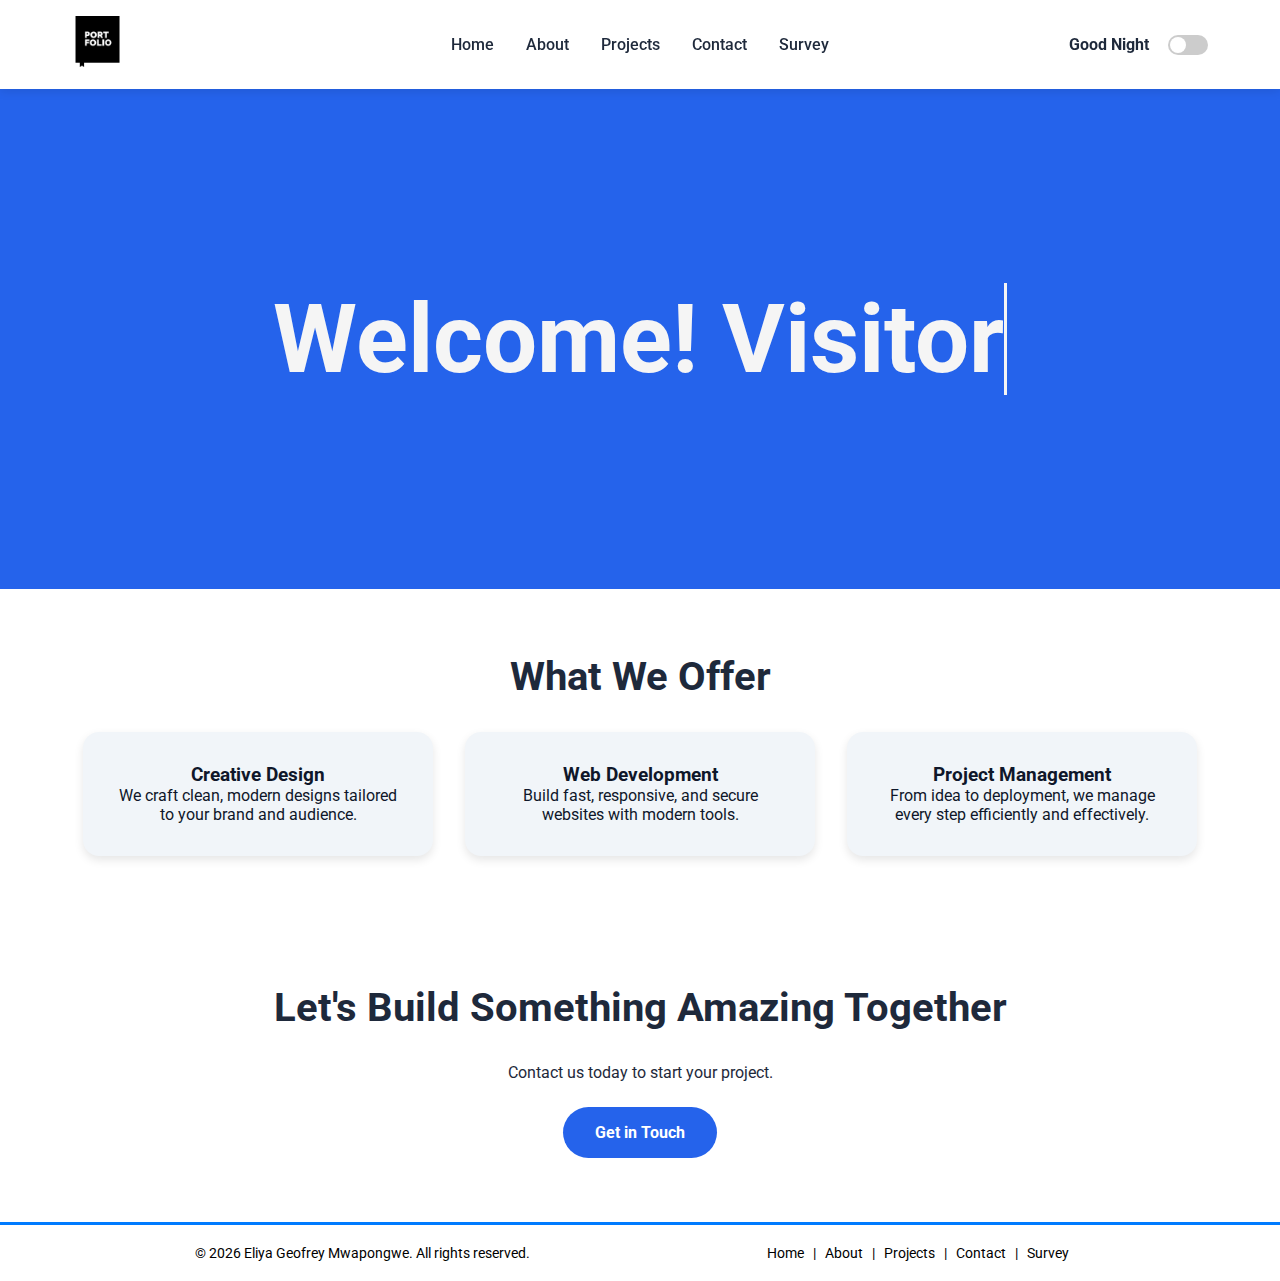
<file: index.html>
<!DOCTYPE html>
<html lang="en">
<head>
    <meta charset="UTF-8">
    <meta name="viewport" content="width=device-width, initial-scale=1.0">
    <title>Welcome</title>
    <link rel="stylesheet" href="css/main.css">
    <link rel="stylesheet" href="css/index.css">
    <link rel="icon" href="images/portfolio.png" type="image/png">
    
    
</head>

<body>
    
    <nav class="navbar">
      <div class="navbar-container">
         
          <a href="#" class="navbar-brand">
              <img src="images/portfolio.png" width="10%">
          </a>
      
          
         
          <ul class="navbar-nav">
              <li><a href="index.html" class="nav-link">Home</a></li>
              <li><a href="about.html" class="nav-link">About</a></li>
              <li><a href="projects.html" class="nav-link">Projects</a></li>
              <li><a href="contact.html" class="nav-link">Contact</a></li>
              <li><a href="survey.html" class="nav-link">Survey</a></li>
          </ul>
          
          
          <div class="navbar-extra">
              <span id="greeting" style="margin-right: 15px; font-weight: bold;"></span>
              <label class="switch">
                  <input type="checkbox" id="toggle-theme">
                  <span class="slider round"></span>
                </label>
                
          </div>
      </div>
    </nav>





    <div class="welcome-container">
        <div class="welcome">
            <h1>Welcome! <span class="typing">Visitor</span></h1>
        </div>
    </div>


    <section class="features-section">

        <div class="features-container">
            <h2>What We Offer</h2>
            <div class="features">
                <div class="feature-card">
                    
                    <h3>Creative Design</h3>
                    <p>We craft clean, modern designs tailored to your brand and audience.</p>
                </div>
                <div class="feature-card">
                    <h3>Web Development</h3>
                    <p>Build fast, responsive, and secure websites with modern tools.</p>
                </div>
                <div class="feature-card">
                    <h3>Project Management</h3>
                    <p>From idea to deployment, we manage every step efficiently and effectively.</p>
                </div>
            </div>
        </div>

    </section>
    
 
    <section class="cta-section">
        <div class="container">
            <h2>Let's Build Something Amazing Together</h2>
            <p>Contact us today to start your project.</p>
            <a href="contact.html" class="btn-primary" style="margin-top: 25px;">Get in Touch</a>
        </div>
    </section>

    <footer class="site-footer">
        <div class="footer-container">
          <div class="footer-left">
            <p>&copy; <span id="year"></span> Eliya Geofrey Mwapongwe. All rights reserved.</p>
          </div>
          <div class="footer-center">
            <nav class="footer-nav">
              <a href="index.html">Home</a> |
              <a href="about.html">About</a> |
              <a href="projects.html">Projects</a> |
              <a href="contact.html">Contact</a> |
              <a href="survey.html">Survey</a>
            </nav>
          </div>
        </div>
      </footer>


   


    <script src="js/main.js"></script>
    

      
</body>

</html>
</file>
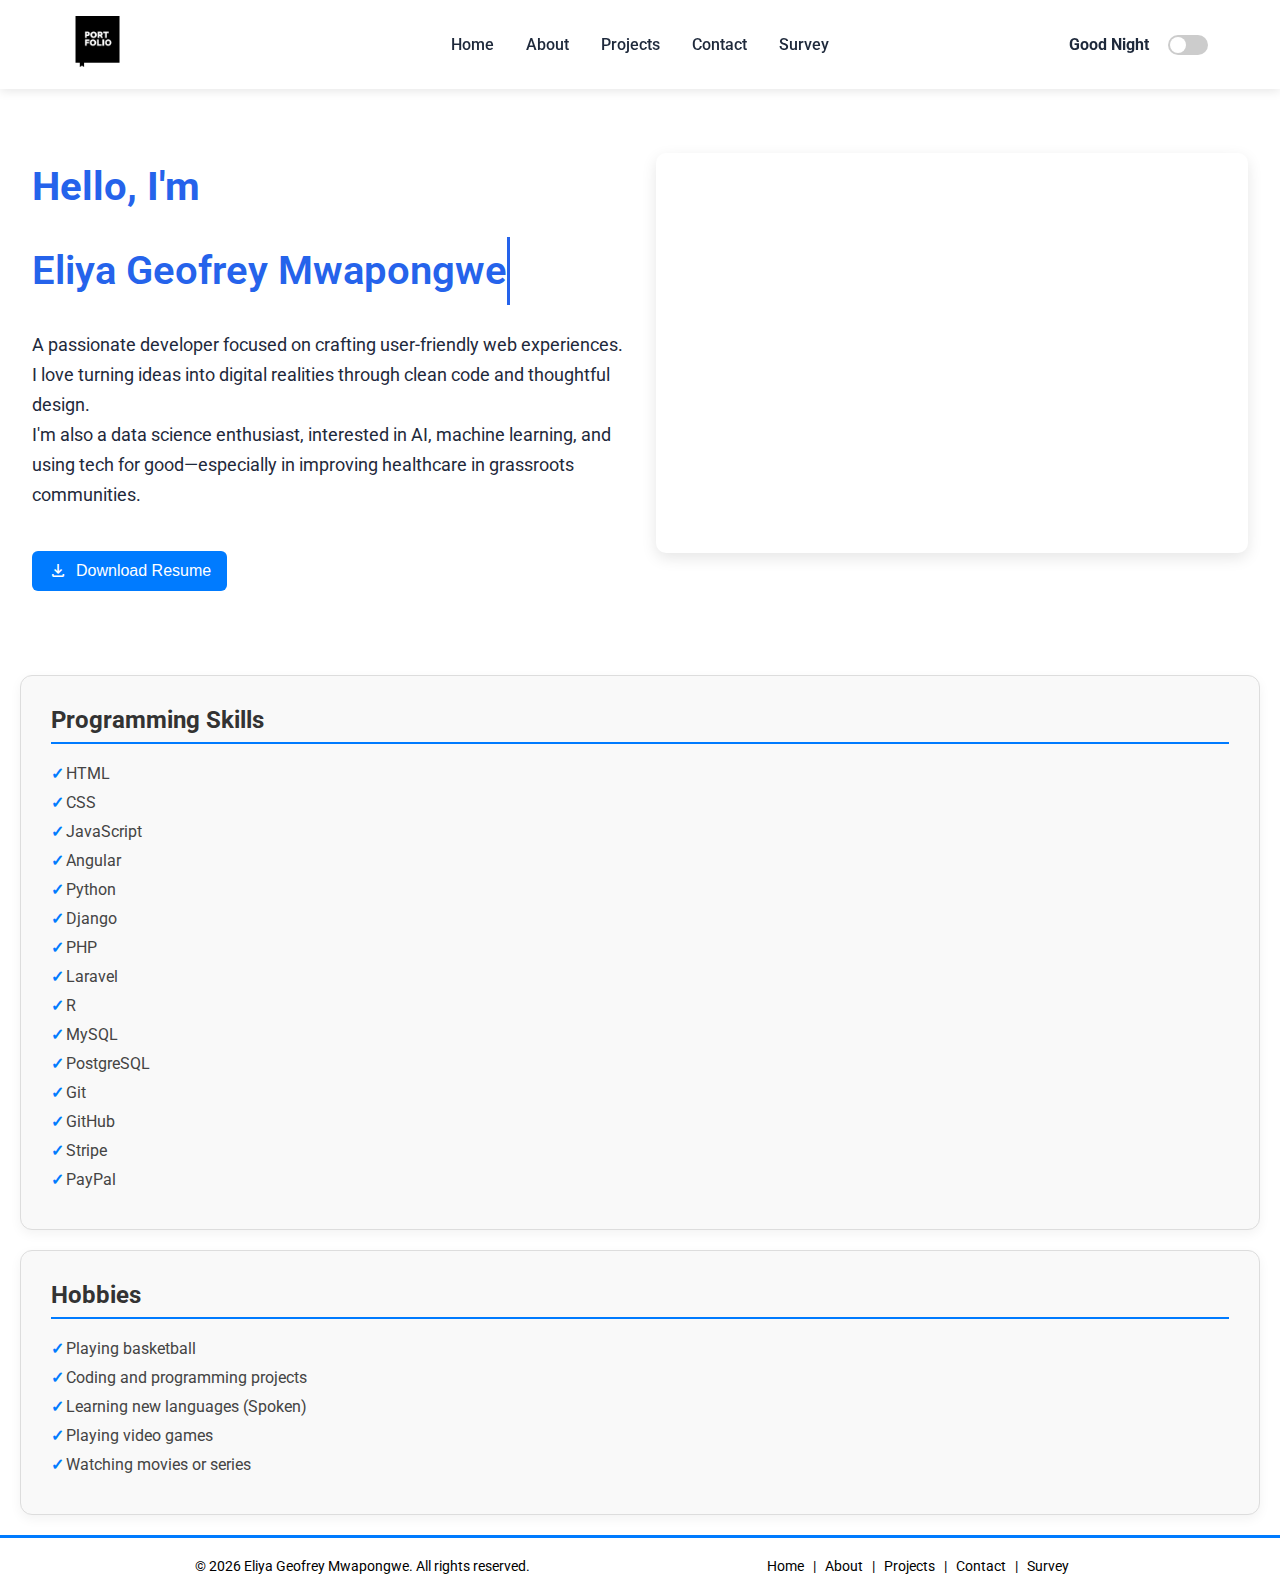
<file: about.html>
<!DOCTYPE html>
<html lang="en">
<head>
    <meta charset="UTF-8">
    <meta name="viewport" content="width=device-width, initial-scale=1.0">
    <title>Welcome</title>
    <link rel="stylesheet" href="css/main.css">
    <link rel="stylesheet" href="css/about.css">
    <link rel="icon" href="images/portfolio.png" type="image/png">
    <link rel="stylesheet" href="https://fonts.googleapis.com/css2?family=Material+Symbols+Outlined:opsz,wght,FILL,GRAD@24,400,0,0&icon_names=download" />
    
    
</head>
<body>

    
  <nav class="navbar">
      <div class="navbar-container">
         
          <a href="#" class="navbar-brand">
              <img src="images/portfolio.png" width="10%">
          </a>
      
          
         
          <ul class="navbar-nav">
              <li><a href="index.html" class="nav-link">Home</a></li>
              <li><a href="about.html" class="nav-link">About</a></li>
              <li><a href="projects.html" class="nav-link">Projects</a></li>
              <li><a href="contact.html" class="nav-link">Contact</a></li>
              <li><a href="survey.html" class="nav-link">Survey</a></li>
          </ul>
          
          
          <div class="navbar-extra">
              <span id="greeting" style="margin-right: 15px; font-weight: bold;"></span>
              <label class="switch">
                  <input type="checkbox" id="toggle-theme">
                  <span class="slider round"></span>
                </label>
                
          </div>
      </div>
  </nav>




    <section class="about-section">
        <div class="about-container">
          <div class="about-text">
            <h2>Hello, I'm</h2>
            <h2 class="typing">Eliya Geofrey Mwapongwe</h2>
            <p>A passionate developer focused on crafting user-friendly web experiences. I love turning ideas into digital realities through clean code and thoughtful design.</p>
            <p>I'm also a data science enthusiast, interested in AI, machine learning, and using tech for good—especially in improving healthcare in grassroots communities.</p>

            <button class="resume-download" onclick="window.open('assets/Eliya Geofrey CV.pdf', '_blank')">
              <span class="material-symbols-outlined">download</span>
              Download Resume
            </button>

              
        </div>
      
          <div class="about-map">
            <iframe 
              src="https://www.google.com/maps/embed?pb=!1m18!1m12!1m3!1d15955.330409151248!2d39.2677908!3d-6.8151916!2m3!1f0!2f0!3f0!3m2!1i1024!2i768!4f13.1!3m3!1m2!1s0x185c4c4a0f799b2b%3A0x3c2fc8d432fbf9e7!2sDar%20es%20Salaam!5e0!3m2!1sen!2stz!4v1684425288773!5m2!1sen!2stz" 
              width="100%" 
              height="100%" 
              style="border:0;" 
              allowfullscreen="" 
              loading="lazy" 
              referrerpolicy="no-referrer-when-downgrade">
            </iframe>
          </div>
        </div>
      </section>

  
      <div class="sections-container">
        <section class="section-box">
          <h3>Programming Skills</h3>
          <ul>
            <li>HTML</li>
            <li>CSS</li>
            <li>JavaScript</li>
            <li>Angular</li>
            <li>Python</li>
            <li>Django</li>
            <li>PHP</li>
            <li>Laravel</li>
            <li>R</li>
            <li>MySQL</li>
            <li>PostgreSQL</li>
            <li>Git</li>
            <li>GitHub</li>
            <li>Stripe</li>
            <li>PayPal</li>
          </ul>
        </section>

        <section class="section-box">
          <h3>Hobbies</h3>
          <ul>
            <li>Playing basketball</li>
            <li>Coding and programming projects</li>
            <li>Learning new languages (Spoken)</li>
            <li>Playing video games</li>
            <li>Watching movies or series</li>
          </ul>
        </section>
      </div>

      <footer class="site-footer">
        <div class="footer-container">
          <div class="footer-left">
            <p>&copy; <span id="year"></span> Eliya Geofrey Mwapongwe. All rights reserved.</p>
          </div>
          <div class="footer-center">
            <nav class="footer-nav">
              <a href="index.html">Home</a> |
              <a href="about.html">About</a> |
              <a href="projects.html">Projects</a> |
              <a href="contact.html">Contact</a> |
              <a href="survey.html">Survey</a>
            </nav>
          </div>
        </div>
      </footer>


     
       


      


      <script src="js/main.js"></script>

      
</body>
</html>
</file>
<file: css/main.css>
@import url('https://fonts.googleapis.com/css2?family=Noto+Sans+Mandaic&family=Roboto:ital,wght@0,100..900;1,100..900&display=swap');

:root {
    --primary-color: #2563eb;
    --text-color: #1e293b;
    --bg-color: #ffffff;
    --hover-color: #1d4ed8;
    --transition: all 0.3s ease;
}


.dark-mode .navbar {
    background-color: #222;
    color: white;
}

.dark-mode .nav-link {
    color: white;
}
  

* {
    margin: 0;
    padding: 0;
    box-sizing: border-box;
}

body {
    font-family: 'Roboto', sans-serif;
    background-color: var(--bg-color);
    color: var(--text-color);
    transition: var(--transition);
}

.navbar {
    background-color: var(--bg-color);
    box-shadow: 0 2px 10px rgba(0, 0, 0, 0.1);
    position: sticky;
    top: 0;
    z-index: 100;
    transition: var(--transition);
}

.navbar-container {
    max-width: 1200px;
    margin: 0 auto;
    padding: 1rem 2rem;
    display: flex;
    justify-content: space-between; /* Keep logo left and theme right */
    align-items: center;
    position: relative; /* Needed for absolute positioning of nav */
}

.navbar-brand {
    font-size: 1.5rem;
    font-weight: 700;
    color: var(--primary-color);
    text-decoration: none;
}



.navbar-nav {
    display: flex;
    list-style: none;
    gap: 2rem;
    position: absolute;
    left: 0;
    right: 0;
    justify-content: center;
}


.nav-link {
    color: var(--text-color);
    text-decoration: none;
    font-weight: 500;
    transition: var(--transition);
    position: relative;
}

.nav-link:hover {
    color: var(--primary-color);
}

.nav-link.active {
    color: var(--primary-color);
    font-weight: 600;
}

.nav-link.active::after {
    content: '';
    position: absolute;
    bottom: -5px;
    left: 0;
    width: 100%;
    height: 2px;
    background-color: var(--primary-color);
}


/* Toggle Switch Styles */
.switch {
  position: relative;
  display: inline-block;
  width: 40px;
  height: 20px;
}

.switch input {
  opacity: 0;
  width: 0;
  height: 0;
}

.slider {
  position: absolute;
  cursor: pointer;
  top: 0; left: 0;
  right: 0; bottom: 0;
  background-color: #ccc;
  transition: .4s;
  border-radius: 20px;
}

.slider:before {
  position: absolute;
  content: "";
  height: 16px; width: 16px;
  left: 2px;
  bottom: 2px;
  background-color: white;
  transition: .4s;
  border-radius: 50%;
}

input:checked + .slider {
  background-color: #2196F3;
}

input:checked + .slider:before {
  transform: translateX(20px);
}



.dark-mode .site-footer{
    background-color: #1e1e1e;
    color: #ffffff;

}



/* Dark mode overrides */
.dark-mode .site-footer {
  background-color: #111;
  color: #eee;
  border-top-color: #0af;
}

.dark-mode .footer-nav a {
  color: #eee;
}

.dark-mode .footer-nav a:hover {
  color: #0af;
}


.site-footer {
  background-color: #ffffff;
  color: black;
  padding: 20px 15px;
  font-size: 14px;
  border-top: 3px solid #007BFF;
}

.footer-container {
  max-width: 1100px;
  margin: 0 auto;
  display: flex;
  flex-wrap: wrap;
  justify-content: space-between;
  align-items: center;
  gap: 10px;
}

.footer-left,
.footer-center,
.footer-right {
  flex: 1 1 200px;
  text-align: center;
}

.footer-nav a,
.footer-right a {
  color: black;
  text-decoration: none;
  margin: 0 6px;
  transition: color 0.3s;
}

.footer-nav a:hover,
.footer-right a:hover {
  color: #007BFF;
}
</file>
<file: css/index.css>
/* styles.css */


.welcome-container {
    background-color: #2563eb; /* Apply background to full container */
    height: 500px; /* Full screen height (optional) */
    display: flex;
    justify-content: center;
    align-items: center;
}

.welcome {
    text-align: center;
    font-size: 3rem; /* Adjust size as needed */
    color: whitesmoke;
    max-width: 80%; /* Wider text */
}


/* Typing effect */
.typing {
    display: inline-block;
    overflow: hidden;
    white-space: nowrap;
    vertical-align: bottom; /* Fix alignment */
    font-size: inherit; /* Match parent h1 */
    line-height: inherit;
    border-right: 3px solid whitesmoke;
    animation: typing 2s steps(8, end), blink-caret 0.75s step-end infinite;
}


/* Typewriter animation */
@keyframes typing {
    from { width: 0; }
    to { width: 8ch; }
}

/* Blinking caret */
@keyframes blink-caret {
    from, to { border-color: transparent; }
    50% { border-color: whitesmoke; }
}









.features-section, .cta-section {
    padding: 4rem 2rem;
    text-align: center;
    background-color: var(--bg-color);
}

.features-section h2,
.cta-section h2 {
    font-size: 2.5rem;
    margin-bottom: 2rem;
    
}

.features {
    display: flex;
    justify-content: center;
    gap: 2rem;
    flex-wrap: wrap;
}

.feature-card {
    background-color: #f1f5f9;
    color: #0f172a;
    padding: 2rem;
    border-radius: 1rem;
    box-shadow: 0 4px 10px rgba(0,0,0,0.1);
    width: 350px;
    transition: transform 0.3s ease;
}

[data-theme="dark"] .feature-card {
    background-color: #1e293b;
    color: #f1f5f9;
}

.feature-card:hover {
    transform: translateY(-5px);
}

.btn-primary {
    display: inline-block;
    background-color: var(--primary-color);
    color: white;
    padding: 1rem 2rem;
    border-radius: 30px;
    text-decoration: none;
    font-weight: bold;
    transition: var(--transition);
}

.btn-primary:hover {
    background-color: var(--hover-color);
}


body.dark-mode {
    background-color: #121212;
    color: #ffffff;
}

.dark-mode .feature-card {
    background-color: #1e1e1e;
    border: 1px solid #333;
    color: #ffffff;
}



.dark-mode .cta-section {
    background-color: #1a1a1a;
    color: #ffffff;
}

.dark-mode .features-section {
    background-color: #1a1a1a;
    color: #ffffff;
}
</file>
<file: css/about.css>
.about-section {
    padding: 4rem 2rem;
    background-color: var(--bg-color);
    color: var(--text-color);
}

.about-container {
    display: grid;
    grid-template-columns: 1fr 1fr;
    gap: 2rem;
    max-width: 1400px;
    margin: 0 auto;
    align-items: start;
}

.about-text {
    font-size: 1.1rem;
    line-height: 1.7;
}

.about-text h2 {
    font-size: 2.5rem;
    color: var(--primary-color);
    margin-bottom: 1rem;
}

.about-map {
    width: 100%;
    height: 400px;
    border-radius: 10px;
    overflow: hidden;
    box-shadow: 0 5px 15px rgba(0,0,0,0.1);
}

.typing {
    display: inline-block;
    font-size: 2rem; 
    font-weight: 600;
    border-right: 3px solid #2563eb;
    white-space: nowrap; 
    overflow: hidden; 
    animation: typing 4s steps(24) 1s forwards, blink-caret 0.75s step-end infinite;
}


@keyframes typing {
    from {
        width: 0;
    }
    to {
        width: 100%;
    }
}


@keyframes blink-caret {
    0%, 100% {
        border-color: transparent;
    }
    50% {
        border-color: #2563eb; 
    }
}



.sections-container {
  display: flex;
  flex-wrap: wrap;
  width: 100%;
  box-sizing: border-box;
  padding: 20px;
  gap: 20px;
}

.section-box {
  flex: 1 1 50%;
  padding: 30px;
  background-color: #f9f9f9;
  border: 1px solid #ddd;
  border-radius: 12px;
  box-shadow: 0 4px 12px rgba(0,0,0,0.05);
  box-sizing: border-box;
  transition: transform 0.3s ease;
}

.section-box:hover {
  transform: translateY(-5px);
}

.section-box h3 {
  margin-bottom: 20px;
  font-size: 24px;
  color: #333;
  border-bottom: 2px solid #007BFF;
  padding-bottom: 8px;
}

.section-box ul {
  list-style: none;
  padding-left: 0;
}

.section-box ul li {
  margin-bottom: 10px;
  padding-left: 15px;
  position: relative;
  color: #444;
  font-size: 16px;
}

.section-box ul li::before {
  content: "✓";
  position: absolute;
  left: 0;
  color: #007BFF;
  font-weight: bold;
}


.resume-download {
  display: inline-flex;
  align-items: center;
  gap: 8px; 
  padding: 10px 16px;
  background-color: #007BFF;
  color: white;
  border: none;
  border-radius: 6px;
  font-size: 16px;
  cursor: pointer;
  margin-top: 40px;
}

.resume-download:hover {
  background-color: #0056b3;
}

.resume-download .material-symbols-outlined {
  font-size: 20px; 
  vertical-align: middle;
}



body.dark-mode {
    background-color: #121212;
    color: #ffffff;
}



.dark-mode .about-section {
    background-color: #1a1a1a;
    color: #ffffff;
}

.dark-mode .skills-section {
    background-color: #1a1a1a;
    color: #ffffff;
}



body.dark-mode {
  background-color: #121212;
  color: #e4e4e4;
}

body.dark-mode .section-box {
  background-color: #1e1e1e;
  border-color: #444;
  box-shadow: 0 4px 12px rgba(255,255,255,0.05);
}

body.dark-mode .section-box h3 {
  color: #e4e4e4;
  border-bottom-color: #66b2ff;
}

body.dark-mode .section-box ul li {
  color: #ccc;
}

body.dark-mode .section-box ul li::before {
  color: #66b2ff;
}
</file>
